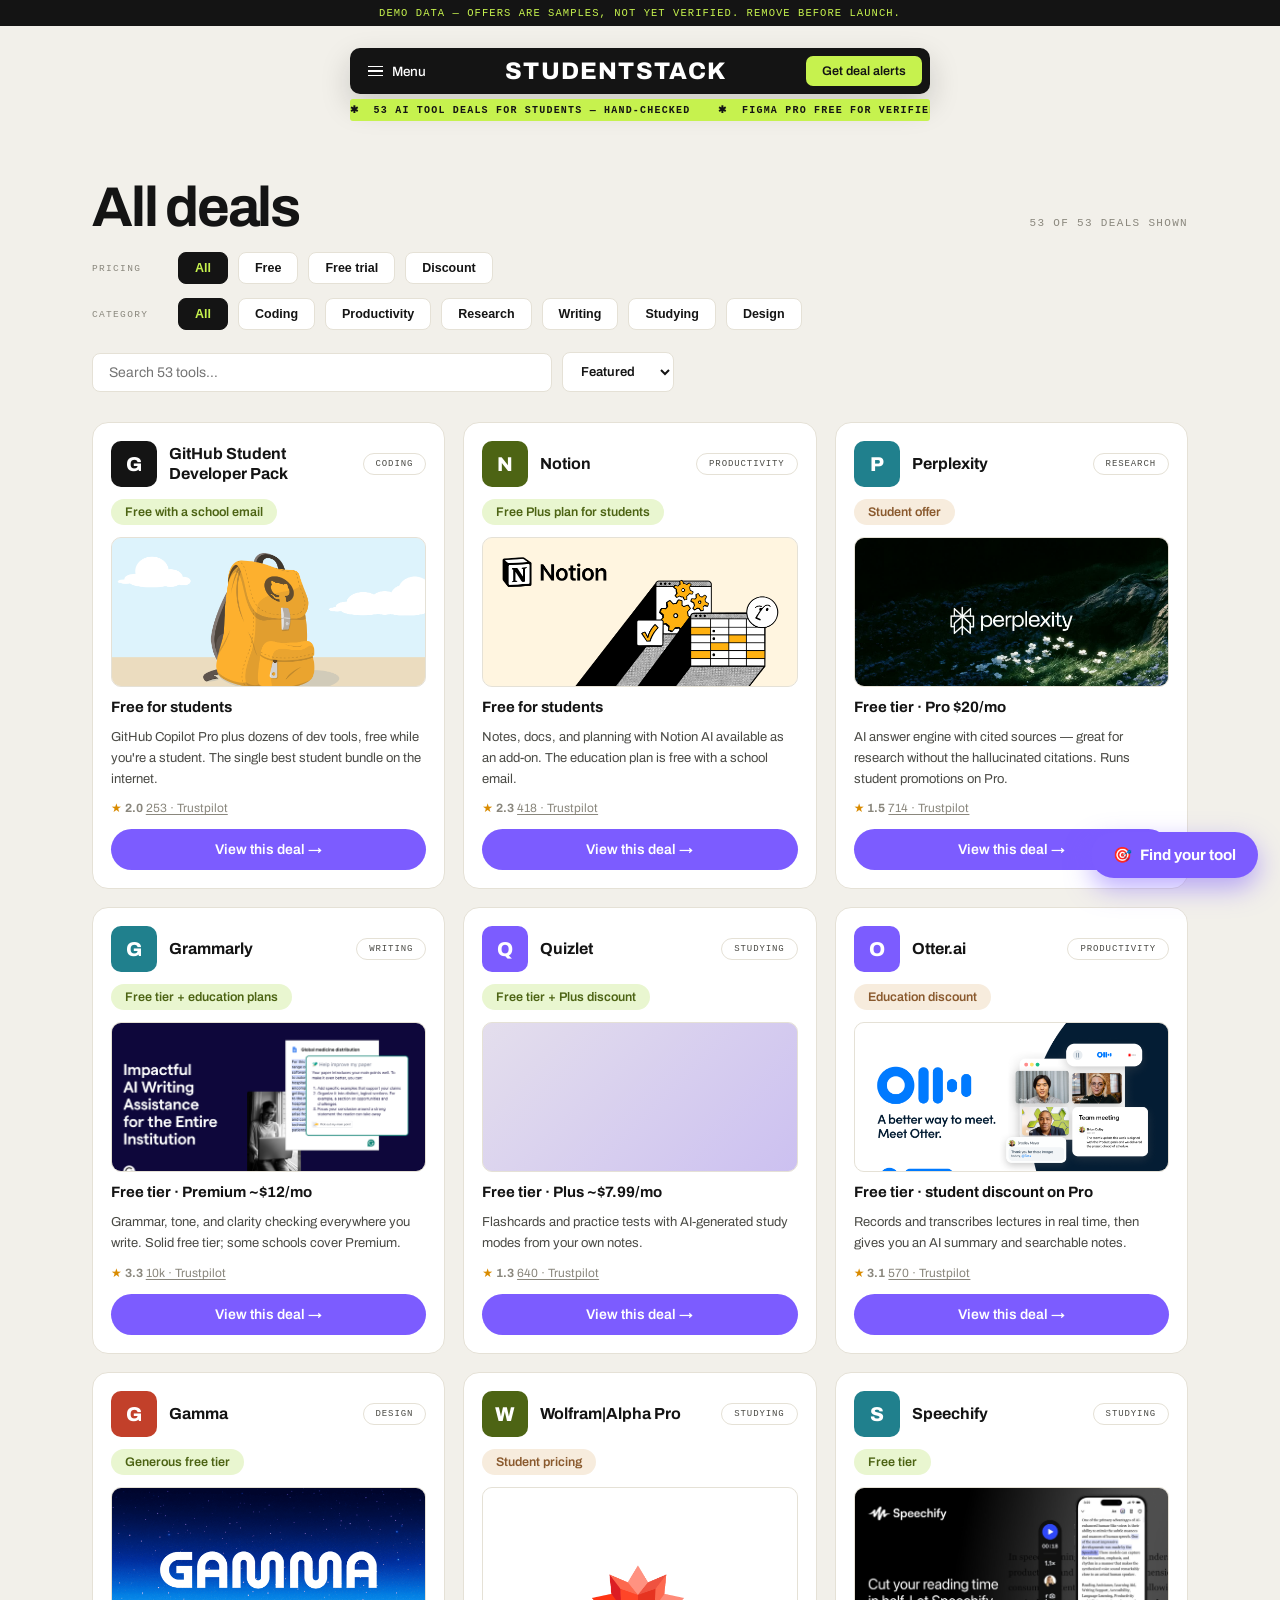
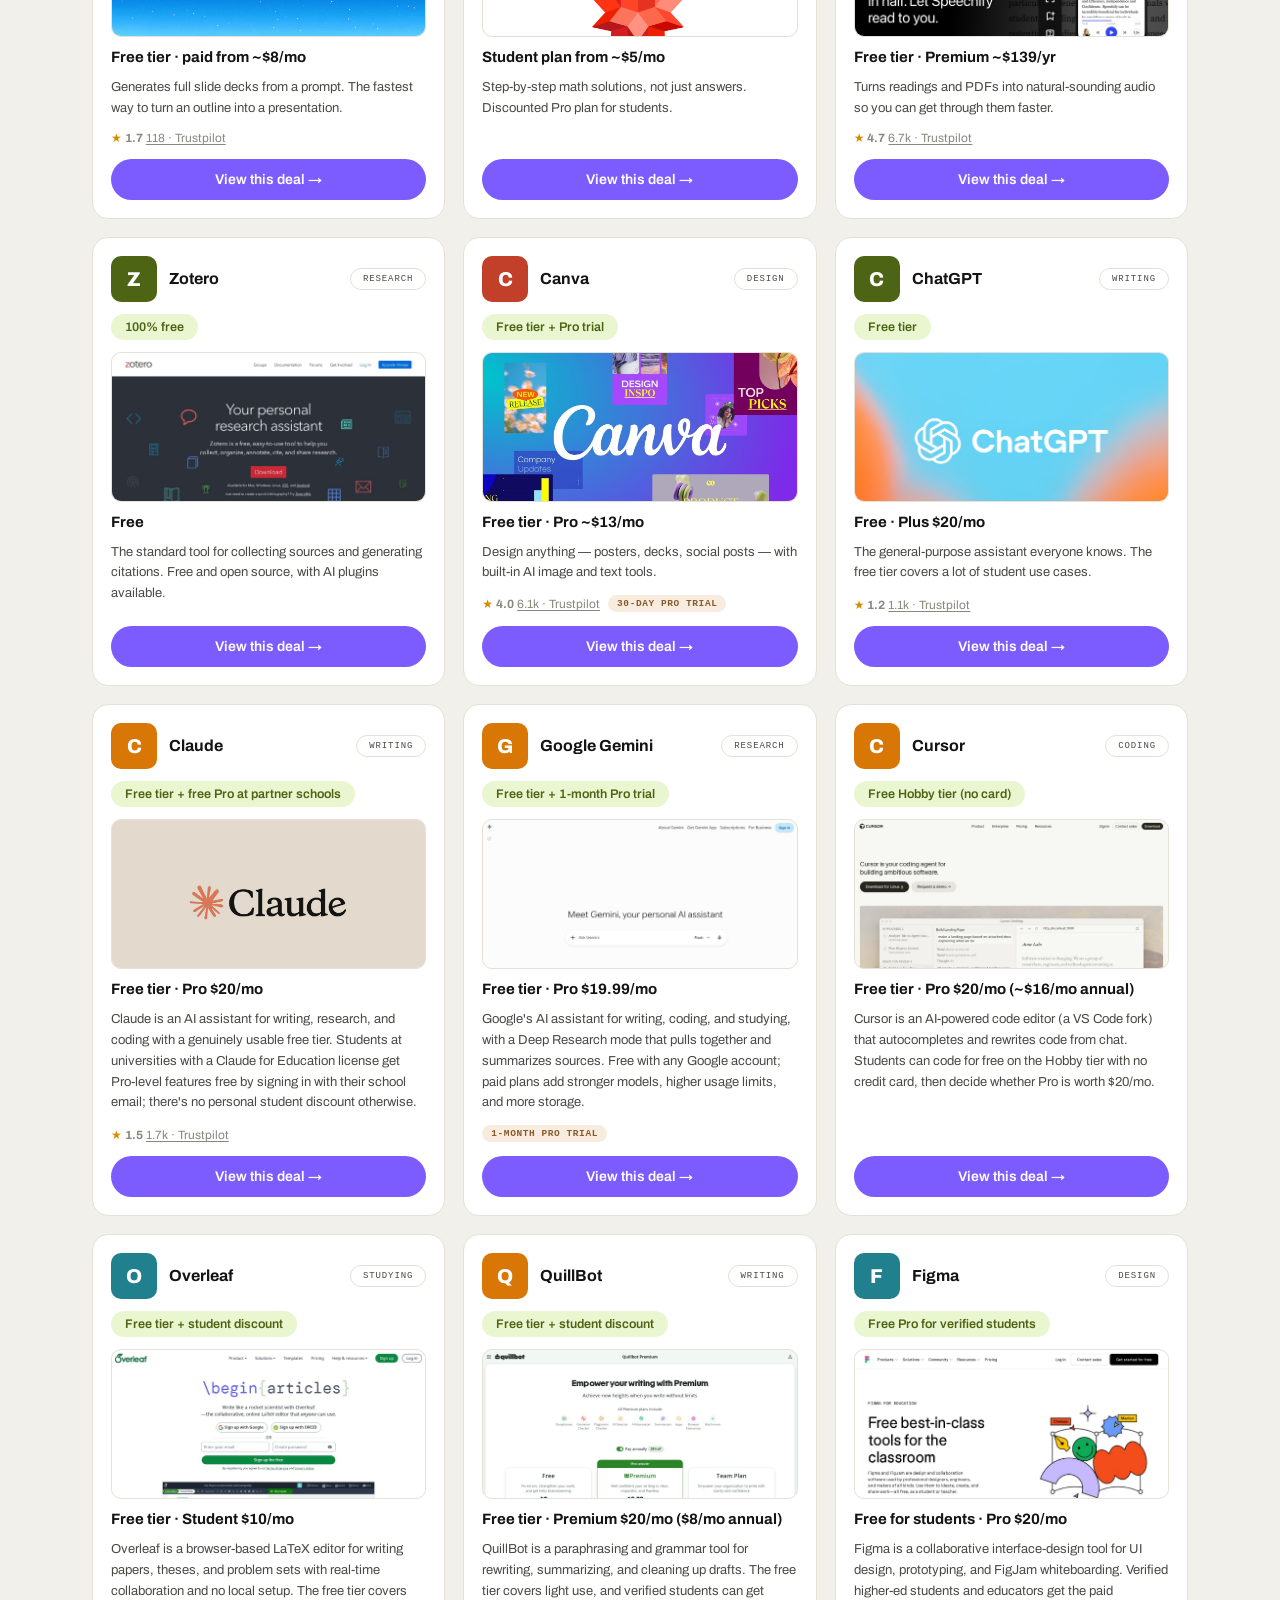
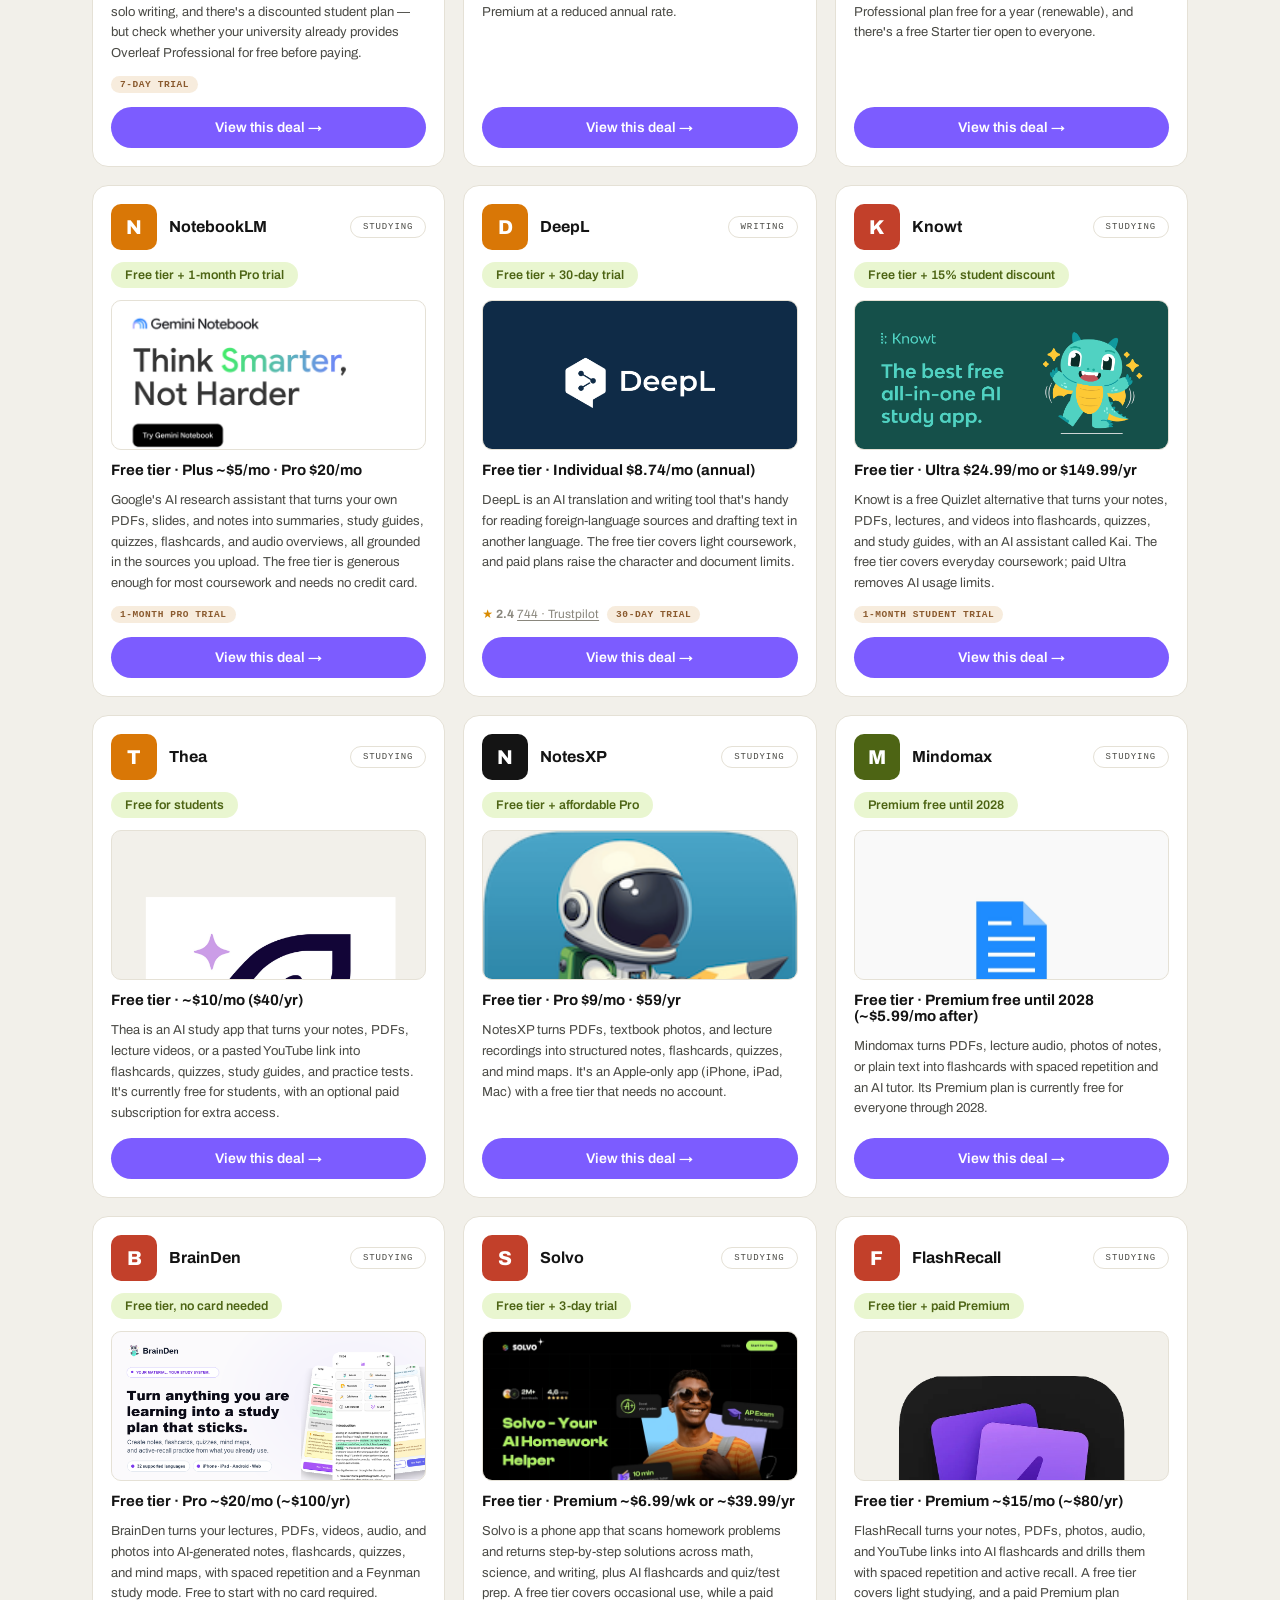
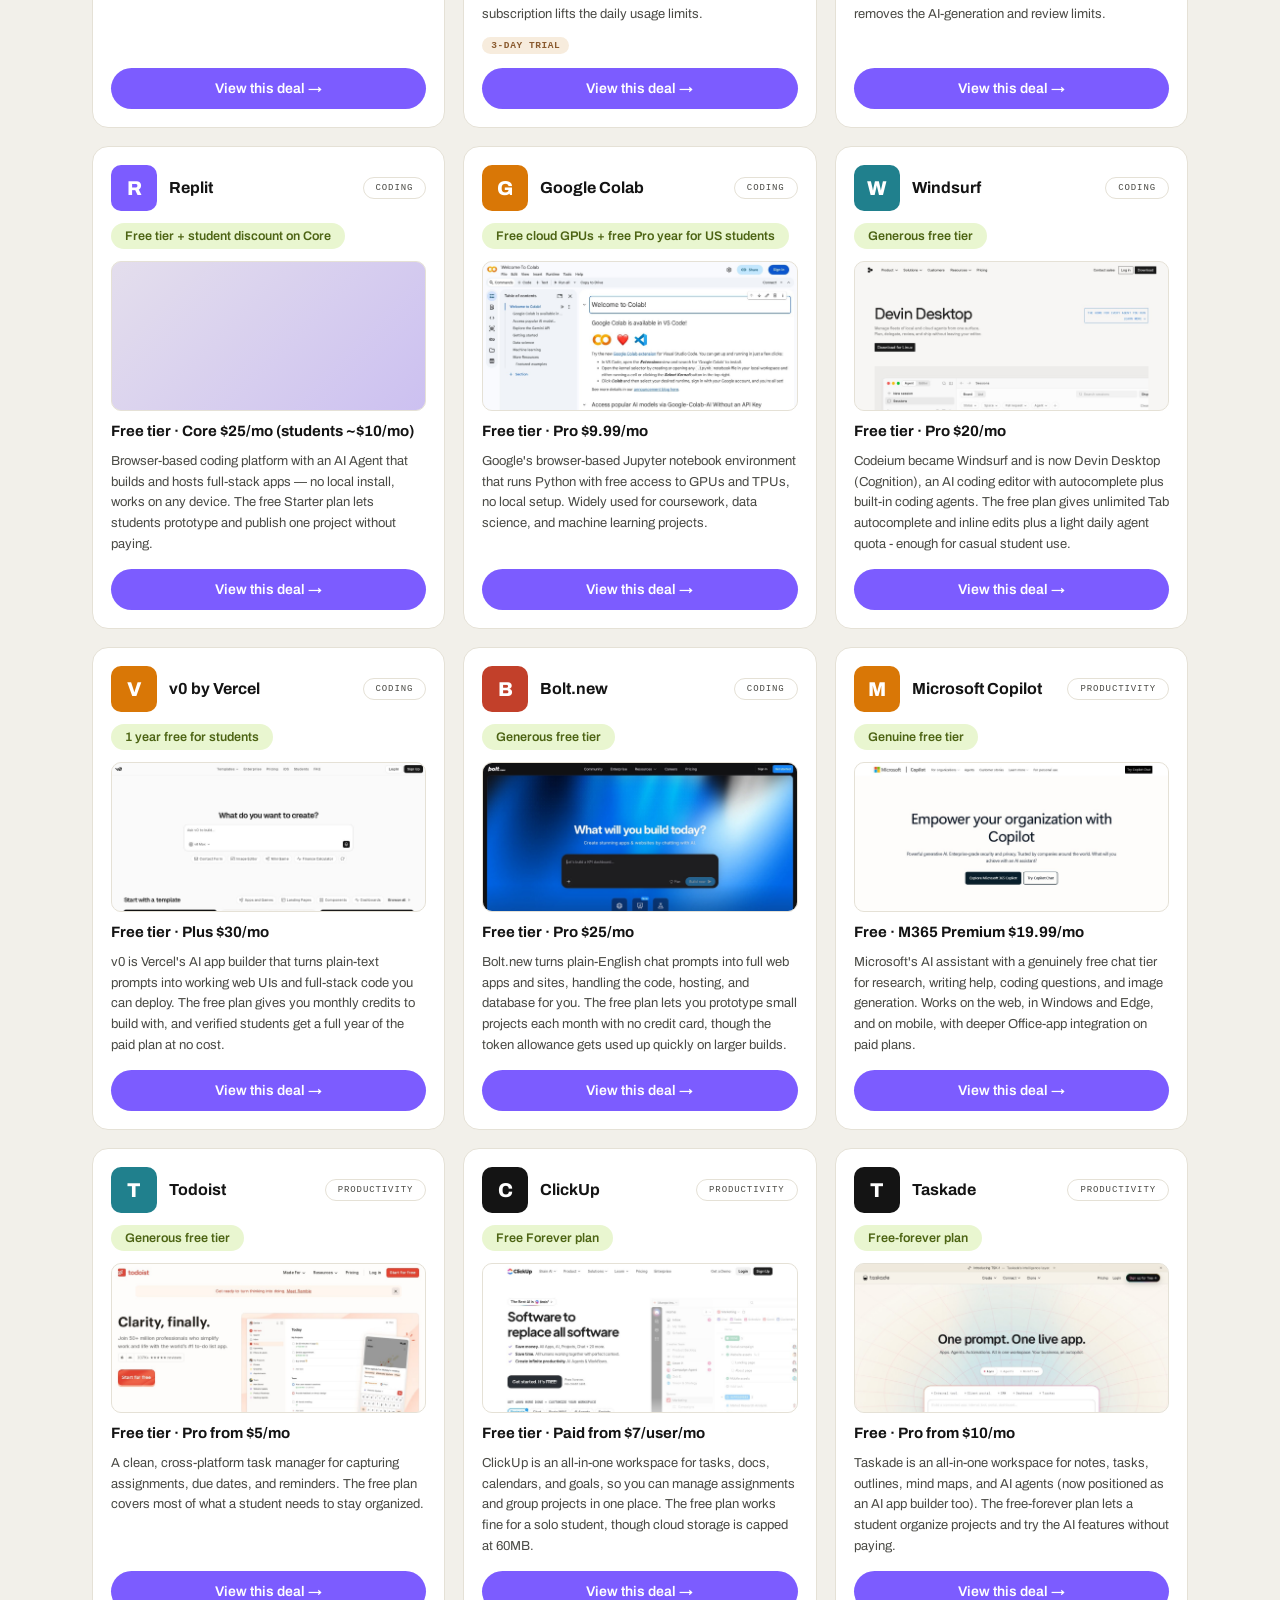
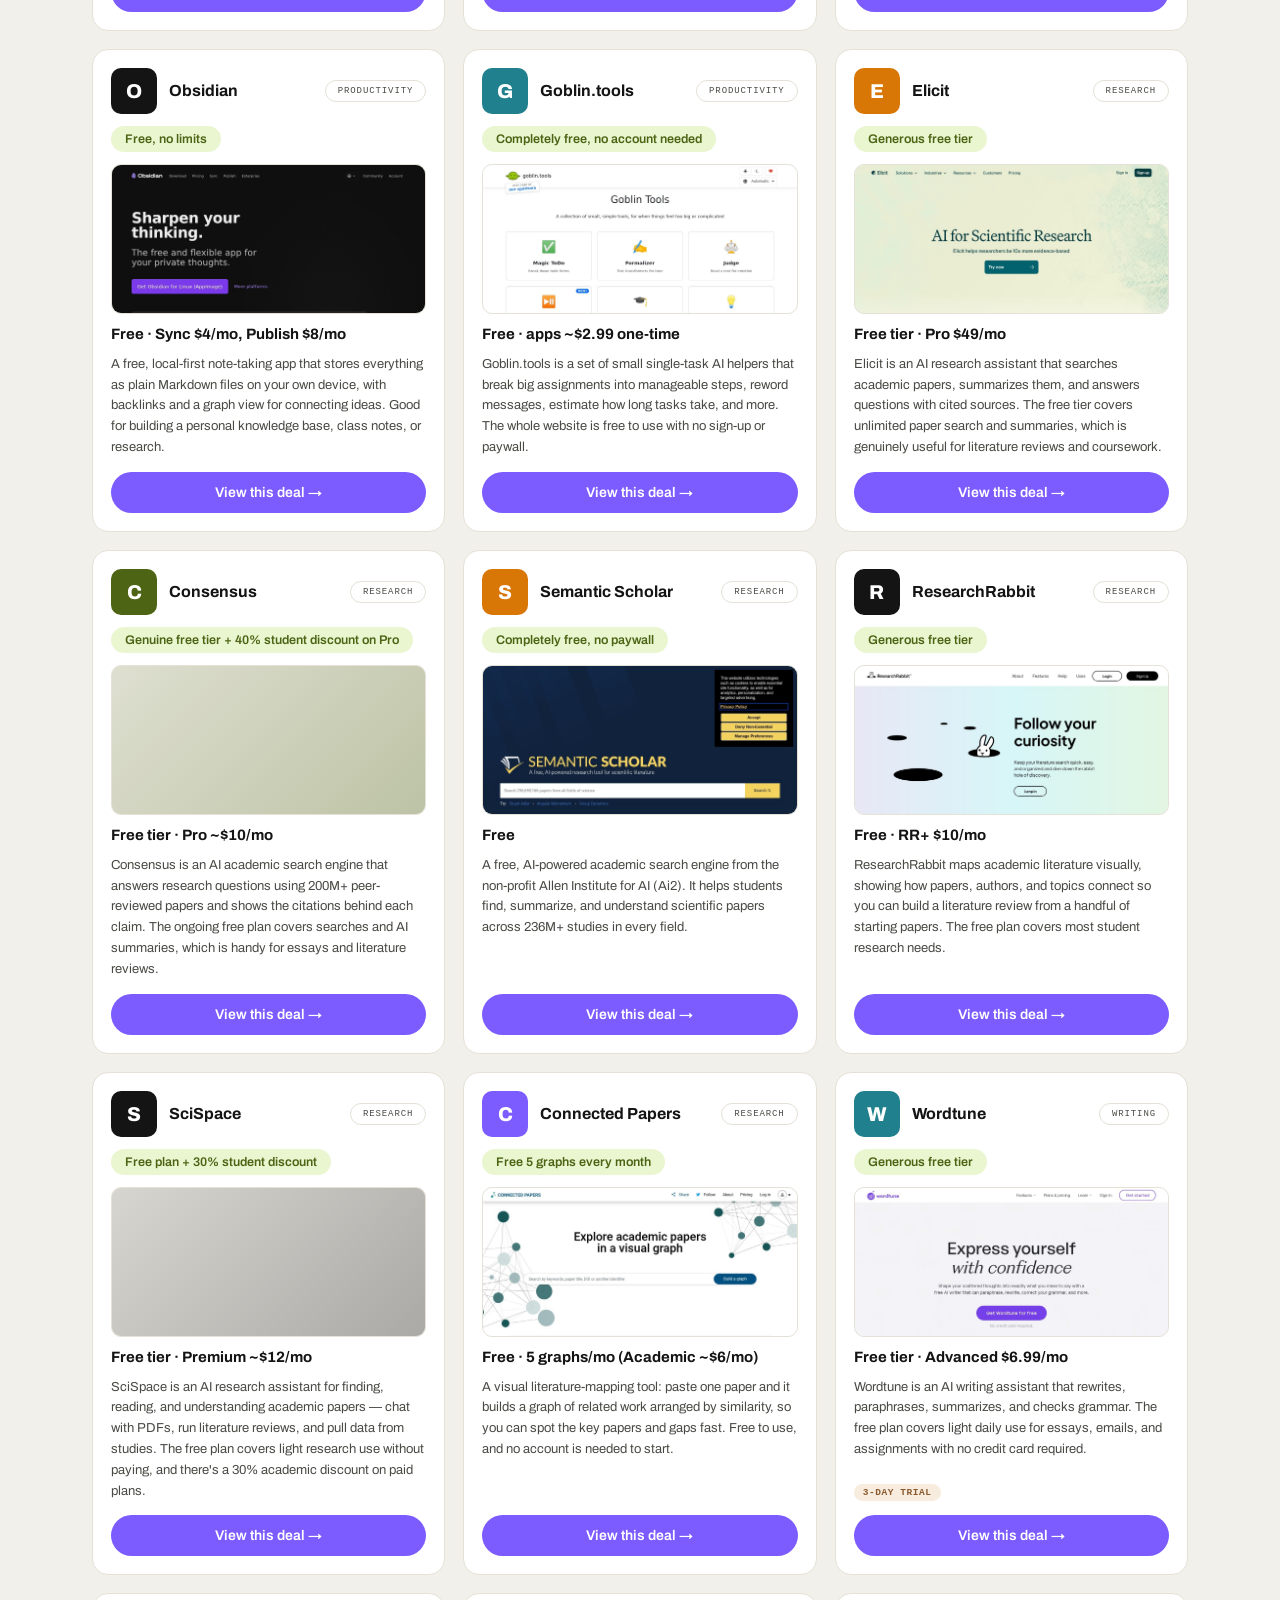
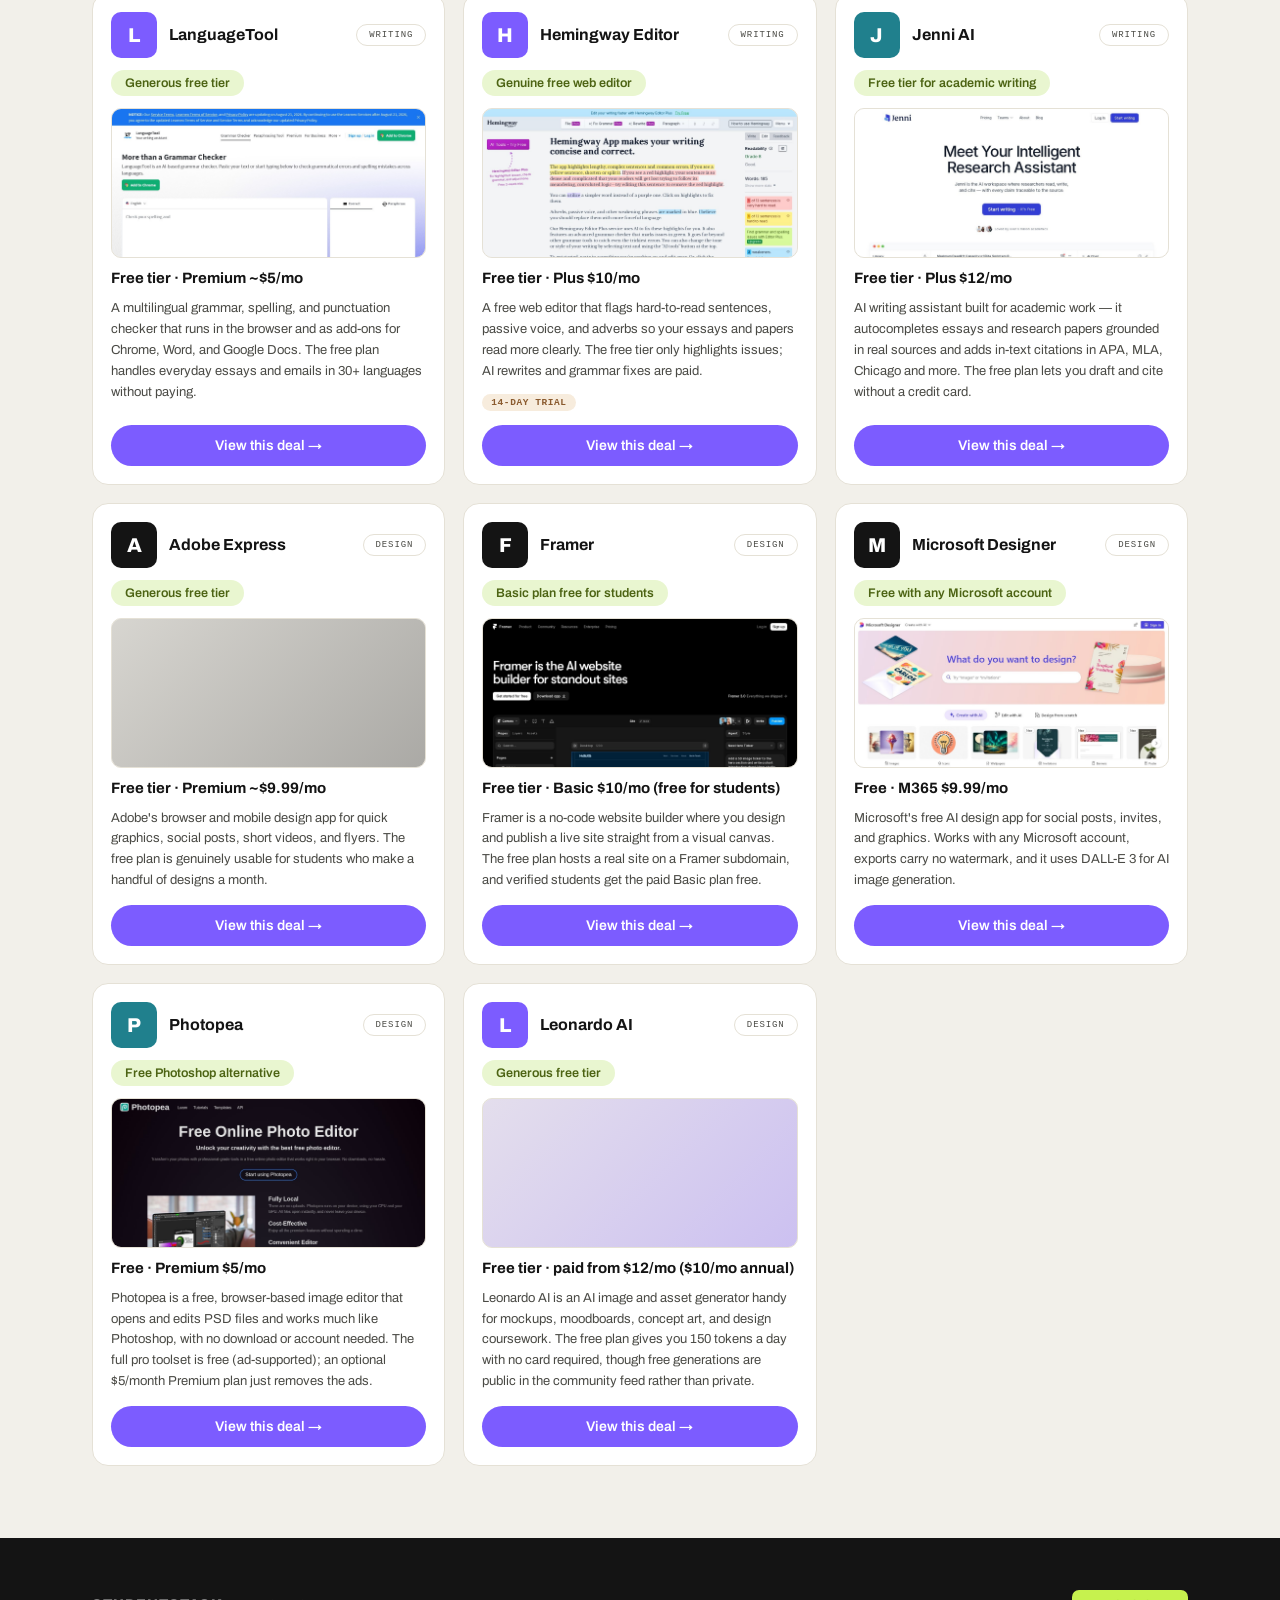
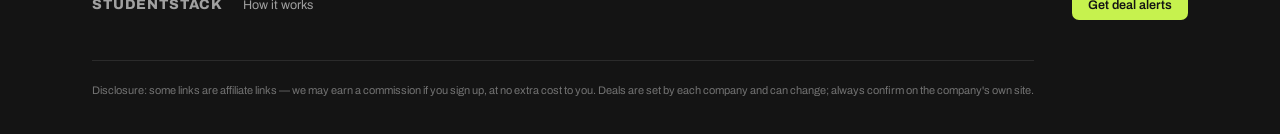
<file: browse.html>
<!DOCTYPE html>
<html lang="en">
<head>
  <meta charset="UTF-8" />
  <meta name="viewport" content="width=device-width, initial-scale=1.0" />
  <title>Browse deals — StudentStack</title>
  <meta name="description" content="Every AI tool deal for students in one place — filter by category, free deals, free trials, and student discounts." />
  <link rel="icon" href="favicon.svg" type="image/svg+xml" />
  <link rel="preconnect" href="https://www.google.com" />
  <link rel="preconnect" href="https://fonts.googleapis.com" />
  <link rel="preconnect" href="https://fonts.gstatic.com" crossorigin />
  <link href="https://fonts.googleapis.com/css2?family=Archivo:wght@400;500;600;700;800&display=swap" rel="stylesheet" />
  <meta name="theme-color" content="#141414" />
  <link rel="canonical" href="https://student-stack.com/browse.html" />
  <meta property="og:type" content="website" />
  <meta property="og:site_name" content="StudentStack" />
  <meta property="og:title" content="Browse AI tool deals for students — StudentStack" />
  <meta property="og:description" content="Filter every student AI tool deal by category, free tier, free trial, or student discount." />
  <meta property="og:url" content="https://student-stack.com/browse.html" />
  <meta property="og:image" content="https://student-stack.com/images/og-image.png" />
  <meta name="twitter:card" content="summary_large_image" />
  <meta name="twitter:image" content="https://student-stack.com/images/og-image.png" />
  <link rel="stylesheet" href="styles.css?v=25d" />
</head>
<body style="min-height:100vh;display:flex;flex-direction:column">

  <a class="skip-link" href="#browse-grid">Skip to deals</a>

  <div class="demo-banner">DEMO DATA — OFFERS ARE SAMPLES, NOT YET VERIFIED. REMOVE BEFORE LAUNCH.</div>

  <div class="topbar">
    <div class="nav-pill">
      <button class="nav-menu" aria-expanded="false" aria-controls="nav-drawer"><span class="bars"><i></i><i></i><i></i></span>Menu</button>
      <a class="nav-word" href="index.html">STUDENTSTACK</a>
      <div class="nav-actions">
        <a class="nav-btn solid" href="index.html#signup">Get deal alerts</a>
      </div>
    </div>
    <nav class="nav-drawer" id="nav-drawer" aria-label="Site menu">
      <a href="index.html">Home</a>
      <a href="browse.html">All deals</a>
      <a href="browse.html?pricing=free">Free stuff</a>
      <a href="browse.html?pricing=trial">Free trials</a>
      <a href="index.html#how">How it works</a>
    </nav>
    <div class="ticker" aria-hidden="true">
      <div class="ticker-track">
        <span>✱&nbsp;&nbsp;53 AI TOOL DEALS FOR STUDENTS — HAND-CHECKED</span>
        <span>✱&nbsp;&nbsp;FIGMA PRO FREE FOR VERIFIED STUDENTS</span>
        <span>✱&nbsp;&nbsp;53 AI TOOL DEALS FOR STUDENTS — HAND-CHECKED</span>
        <span>✱&nbsp;&nbsp;FIGMA PRO FREE FOR VERIFIED STUDENTS</span>
      </div>
    </div>
  </div>

  <main class="browse-wrap">
    <div class="browse-head">
      <h1>All deals</h1>
      <div class="browse-count" id="browse-count"></div>
    </div>
    <div class="filter-row">
      <span class="filter-key">PRICING</span>
      <div class="filters" id="pricing-filters" role="tablist" aria-label="Filter deals by pricing" style="display:contents"></div>
    </div>
    <div class="filter-row">
      <span class="filter-key">CATEGORY</span>
      <div class="filters" id="category-filters" role="tablist" aria-label="Filter deals by category" style="display:contents"></div>
    </div>
    <div class="browse-tools">
      <input type="search" id="browse-search" class="browse-search" placeholder="Search tools…" aria-label="Search tools" autocomplete="off" />
      <select id="browse-sort" class="browse-sort" aria-label="Sort deals">
        <option value="featured">Featured</option>
        <option value="rating">Top rated</option>
        <option value="name">Name A–Z</option>
      </select>
    </div>
    <div class="deals-grid browse-grid" id="browse-grid"></div>
    <div class="deals-empty" id="deals-empty" hidden>
      <h3>No deals match those filters</h3>
      <p>Try a different category, or check back — we add new deals weekly.</p>
      <button class="btn btn-ink" id="clear-filters" type="button">Clear filters</button>
    </div>
  </main>

  <footer class="site-footer footer-slim">
    <div class="container">
      <div class="fs-left">
        <a class="fw" href="index.html">STUDENTSTACK</a>
        <a href="index.html#how">How it works</a>
      </div>
      <a class="nav-btn solid" href="index.html#signup">Get deal alerts</a>
    </div>
    <div class="container">
      <p class="footer-fine">
        Disclosure: some links are affiliate links — we may earn a commission if you sign up, at no
        extra cost to you. Deals are set by each company and can change; always confirm on the
        company's own site.
      </p>
    </div>
  </footer>

  <script src="deals.js?v=25d"></script>
  <script src="enrich.js?v=25d"></script>
  <script src="shots-cache.js?v=25d"></script>
  <script src="app.js?v=25d"></script>
  <script src="advisor.js?v=25d"></script>
</body>
</html>
</file>
<file: styles.css>
/* ============================================================
   StudentStack — editorial redesign
   Design system: Archivo + system mono · cream / ink / lime / purple
   ============================================================ */

:root {
  --cream: #f2f0ea;
  --surface: #ffffff;
  --ink: #141414;
  --ink-2: #4a4a45;
  --ink-3: #8a877d;
  --line: #e5e1d6;
  --lime: #c6f24e;
  --lime-ink: #4d6414;
  --lime-soft: #e9f6d0;
  --purple: #7c5cff;
  --purple-hover: #6a4be6;
  --purple-soft: #ece6ff;
  --purple-ink: #5a3fd6;
  --amber-soft: #f7ecdd;
  --amber-ink: #8a5a2e;
  --mono: ui-monospace, Menlo, "SFMono-Regular", monospace;
  --shadow-card: 0 14px 32px rgba(20, 20, 20, 0.10);
  --shadow-pill: 0 12px 30px rgba(20, 20, 20, 0.18);
  --maxw: 1160px;
}

@keyframes ssm { from { transform: translateX(0); } to { transform: translateX(-50%); } }

* { margin: 0; padding: 0; box-sizing: border-box; }

body {
  background: var(--cream);
  font-family: "Archivo", system-ui, -apple-system, sans-serif;
  color: var(--ink);
  -webkit-font-smoothing: antialiased;
}

a { color: inherit; text-decoration: none; }
a:hover { color: var(--ink-2); }
img { max-width: 100%; display: block; }

.container { max-width: var(--maxw); margin: 0 auto; padding: 0 32px; width: 100%; }
.mono { font-family: var(--mono); }

/* ============ Demo banner ============ */
.demo-banner {
  background: var(--ink);
  color: var(--lime);
  text-align: center;
  font-family: var(--mono);
  font-size: 10.5px;
  letter-spacing: 0.1em;
  padding: 7px 16px;
}

/* ============ Nav pill + ticker ============ */
.topbar { display: flex; flex-direction: column; align-items: center; padding-top: 22px; position: relative; z-index: 20; }

.nav-pill {
  display: flex; align-items: center; justify-content: space-between;
  background: var(--ink); color: #fff;
  border-radius: 10px; padding: 8px 8px 8px 18px;
  width: 580px; max-width: calc(100vw - 48px);
  box-shadow: var(--shadow-pill);
}
.nav-menu { display: flex; align-items: center; gap: 9px; font-size: 13.5px; font-weight: 500; cursor: pointer; background: none; border: 0; color: #fff; font-family: inherit; }
.nav-menu .bars { display: flex; flex-direction: column; gap: 3px; }
.nav-menu .bars i { width: 15px; height: 1.5px; background: #fff; display: block; }
.nav-word { font-weight: 800; font-size: 24px; letter-spacing: 0.05em; color: #fff; }
.nav-word:hover { color: #fff; }
.nav-actions { display: flex; gap: 6px; }
.nav-btn { border-radius: 7px; padding: 8px 16px; font-size: 12.5px; font-weight: 500; cursor: pointer; }
.nav-btn.ghost { background: #3a3a3a; color: #fff; }
.nav-btn.solid { background: var(--lime); color: var(--ink); font-weight: 600; }
.nav-btn.solid:hover { color: var(--ink); filter: brightness(1.03); }

.ticker {
  background: var(--lime); width: 580px; max-width: calc(100vw - 48px);
  overflow: hidden; padding: 5px 0; margin-top: 5px; border-radius: 3px;
}
.ticker-track { display: flex; width: max-content; animation: ssm 14s linear infinite; font-family: var(--mono); font-size: 10px; letter-spacing: 0.12em; font-weight: 600; color: var(--ink); }
.ticker-track span { white-space: nowrap; padding-right: 28px; }

/* full-width nav dropdown (mobile menu) */
.nav-drawer { display: none; position: absolute; top: 74px; left: 50%; transform: translateX(-50%); width: 580px; max-width: calc(100vw - 48px); background: var(--ink); border-radius: 10px; padding: 10px; z-index: 30; box-shadow: var(--shadow-pill); }
.nav-drawer.open { display: flex; flex-direction: column; gap: 2px; }
.nav-drawer a { color: #fff; padding: 11px 14px; border-radius: 7px; font-size: 14px; font-weight: 500; }
.nav-drawer a:hover { background: #2b2b2b; color: #fff; }

/* ============ Hero ============ */
.hero { text-align: center; padding: 72px 24px 0; position: relative; }
.hero h1 { font-weight: 700; font-size: min(7.2vw, 102px); line-height: 1; letter-spacing: -0.045em; }
.hero h1 .star { color: var(--purple); font-weight: 400; }
.hero-sub { font-size: 17px; line-height: 2.05; color: var(--ink-2); max-width: 600px; margin: 30px auto 0; text-wrap: pretty; }
.hero-sub mark { background: var(--line); color: inherit; padding: 2px 9px; border-radius: 6px; }
.hero-actions { display: flex; gap: 10px; justify-content: center; margin-top: 32px; flex-wrap: wrap; }
.btn { border-radius: 8px; padding: 13px 26px; font-size: 14px; font-weight: 600; cursor: pointer; display: inline-block; border: 0; font-family: inherit; }
.btn-ink { background: var(--ink); color: #fff; }
.btn-ink:hover { color: #fff; filter: brightness(1.15); }
.btn-lime { background: var(--lime); color: var(--ink); }
.btn-lime:hover { color: var(--ink); filter: brightness(1.04); }

/* ============ Belt ============ */
.belt-wrap { margin-top: 46px; }
.belt-label { text-align: center; font-family: var(--mono); font-size: 13.5px; letter-spacing: 0.22em; font-weight: 700; color: var(--ink-2); }
.belt { max-width: 860px; margin: 16px auto 0; overflow: hidden; -webkit-mask-image: linear-gradient(90deg, transparent, #000 12%, #000 88%, transparent); mask-image: linear-gradient(90deg, transparent, #000 12%, #000 88%, transparent); }
.belt-track { display: flex; gap: 44px; width: max-content; animation: ssm 26s linear infinite; font-family: var(--mono); font-size: 14.5px; letter-spacing: 0.16em; font-weight: 600; color: #3c3a33; align-items: center; }
.belt-track span { white-space: nowrap; }

/* ============ Card fan (hero) ============ */
.fan-outer { display: flex; justify-content: center; margin-top: 40px; }
.fan-scale { display: flex; align-items: center; gap: 28px; transform-origin: top center; padding-top: 80px; }
.fan-arrow { width: 42px; height: 42px; border-radius: 50%; background: var(--ink); color: #fff; display: grid; place-items: center; font-size: 18px; cursor: pointer; flex: none; box-shadow: 0 8px 20px rgba(20,20,20,.25); user-select: none; position: relative; z-index: 30; border: 0; }
.fan-arrow:hover { transform: scale(1.08); color: #fff; }
.fan-deck { display: flex; align-items: flex-start; justify-content: center; }
.fan-card { display: flex; flex-direction: column; width: 218px; height: 290px; border-radius: 12px; padding: 20px; box-sizing: border-box; box-shadow: 0 20px 40px rgba(20,20,20,.22); transform-origin: bottom center; transition: transform .25s cubic-bezier(.3,1.3,.5,1), box-shadow .25s; position: relative; text-decoration: none; cursor: pointer; will-change: transform; }
.fan-card .fc-label { font-family: var(--mono); font-size: 9.5px; letter-spacing: .12em; }
.fan-card .fc-name { font-weight: 800; font-size: 25px; letter-spacing: -.03em; margin-top: 10px; line-height: 1.08; }
.fan-card .fc-desc { font-size: 12.5px; line-height: 1.55; margin-top: 10px; }
.fan-card .fc-art { flex: 1; display: flex; align-items: center; justify-content: center; margin-top: 8px; min-height: 0; pointer-events: none; }
.fan-card .fc-chip { display: inline-block; align-self: flex-start; border-radius: 6px; padding: 6px 12px; font-size: 11px; font-weight: 600; margin-top: 14px; }

/* ============ Sections ============ */
.section-white { background: var(--surface); padding: 72px 0 64px; }
.section-head { display: flex; justify-content: space-between; align-items: baseline; gap: 12px; flex-wrap: wrap; }
.section-head h2 { font-weight: 700; font-size: 34px; letter-spacing: -0.03em; }
.section-link { font-family: var(--mono); font-size: 11px; letter-spacing: 0.12em; font-weight: 600; color: var(--purple); }
.section-link:hover { color: var(--purple-hover); }

/* category chips */
.cat-chips { display: flex; gap: 10px; margin-top: 20px; flex-wrap: wrap; }
.cat-chips a { background: var(--cream); border: 1px solid var(--line); border-radius: 8px; padding: 10px 20px; font-size: 13.5px; font-weight: 500; white-space: nowrap; }
.cat-chips a:hover { border-color: var(--ink); color: var(--ink); }

/* ============ Deal cards (grid) ============ */
.deals-grid { display: grid; grid-template-columns: repeat(3, 1fr); gap: 18px; margin-top: 26px; }
@media (max-width: 900px) { .deals-grid { grid-template-columns: repeat(2, 1fr); } }
@media (max-width: 600px) { .deals-grid { grid-template-columns: 1fr; } }

.deal-card {
  background: var(--surface); border: 1px solid var(--line); border-radius: 16px;
  padding: 18px; display: flex; flex-direction: column; gap: 12px;
  transition: box-shadow .18s ease, transform .18s ease;
  min-width: 0;
}
.deal-card:hover { box-shadow: var(--shadow-card); transform: translateY(-2px); }
.dc-head { display: flex; align-items: center; gap: 12px; }
.dc-logo { width: 46px; height: 46px; flex: none; border-radius: 10px; object-fit: contain; background: var(--cream); border: 1px solid var(--line); padding: 5px; }
.dc-logo-mono { display: grid; place-items: center; color: #fff; font-weight: 800; font-size: 20px; border: 0; padding: 0; }
.dc-name { font-weight: 700; font-size: 16px; line-height: 1.25; flex: 1; }
.dc-cat { border: 1px solid var(--line); border-radius: 99px; padding: 5px 12px; font-family: var(--mono); font-size: 9px; letter-spacing: 0.1em; color: var(--ink-2); white-space: nowrap; }
.dc-pill { align-self: flex-start; border-radius: 99px; padding: 6px 14px; font-size: 12.5px; font-weight: 600; }
.dc-pill.free { background: var(--lime-soft); color: var(--lime-ink); }
.dc-pill.trial { background: var(--purple-soft); color: var(--purple-ink); }
.dc-pill.discount { background: var(--amber-soft); color: var(--amber-ink); }
.dc-visual { width: 100%; height: 150px; border-radius: 10px; overflow: hidden; border: 1px solid var(--line); background: var(--cream); }
.dc-visual img { width: 100%; height: 100%; object-fit: cover; object-position: top; }
.dc-tile { width: 100%; height: 100%; display: flex; align-items: center; justify-content: center; }
.dc-tile img { width: 48px; height: 48px; border: 0; padding: 0; background: none; }
.dc-offer { font-weight: 700; font-size: 15px; }
.dc-desc { font-size: 13px; line-height: 1.6; color: var(--ink-2); flex: 1; }
.dc-meta { font-size: 12px; color: var(--ink-3); display: flex; align-items: center; gap: 8px; flex-wrap: wrap; }
.dc-meta .star { color: #d98b00; }
.dc-meta a { text-decoration: underline; text-underline-offset: 2px; }
.dc-trial { font-family: var(--mono); font-size: 9.5px; letter-spacing: .06em; background: var(--amber-soft); color: var(--amber-ink); border-radius: 99px; padding: 3px 9px; font-weight: 600; }
.dc-cta { background: var(--purple); color: #fff; border-radius: 99px; padding: 13px 0; text-align: center; font-size: 14px; font-weight: 600; cursor: pointer; margin-top: 2px; }
.dc-cta:hover { background: var(--purple-hover); color: #fff; }

/* ============ Browse page ============ */
.browse-wrap { max-width: var(--maxw); margin: 0 auto; padding: 56px 32px 72px; width: 100%; flex: 1; }
.browse-head { display: flex; justify-content: space-between; align-items: baseline; flex-wrap: wrap; gap: 12px; }
.browse-head h1 { font-weight: 700; font-size: 56px; letter-spacing: -0.04em; }
.browse-count { font-family: var(--mono); font-size: 11px; letter-spacing: 0.12em; color: var(--ink-3); }
.filter-row { display: flex; align-items: center; gap: 10px; margin-top: 14px; flex-wrap: wrap; }
.filter-row:first-of-type { margin-top: 28px; }
.filter-key { font-family: var(--mono); font-size: 9.5px; letter-spacing: 0.14em; color: var(--ink-3); width: 76px; }
.filter-pill { padding: 8px 16px; border-radius: 8px; font-size: 12.5px; font-weight: 600; cursor: pointer; user-select: none; background: var(--surface); color: var(--ink); border: 1px solid var(--line); transition: background .15s, color .15s; }
.filter-pill:hover { border-color: var(--ink); }
.filter-pill.active { background: var(--ink); color: var(--lime); border-color: var(--ink); }
.browse-tools { display: flex; align-items: center; gap: 10px; margin-top: 22px; flex-wrap: wrap; }
.browse-search { flex: 1 1 320px; max-width: 460px; padding: 11px 16px; border-radius: 8px; border: 1px solid var(--line); background: var(--surface); font-size: 14px; font-family: inherit; color: var(--ink); }
.browse-search:focus { outline: 2px solid var(--purple); border-color: transparent; }
.browse-sort { padding: 11px 14px; border-radius: 8px; border: 1px solid var(--line); background: var(--surface); font-size: 13px; font-weight: 600; font-family: inherit; cursor: pointer; color: var(--ink); }
.browse-grid { margin-top: 30px; }
.deals-empty { text-align: center; padding: 72px 0; color: var(--ink-3); }
.deals-empty h3 { font-weight: 700; font-size: 20px; color: var(--ink); }
.deals-empty p { font-size: 13.5px; margin-top: 8px; }
.deals-empty .btn { margin-top: 18px; }

/* ============ How it works ============ */
.how { background: var(--ink); color: #fff; padding: 64px 0; }
.how .section-head h2 { font-size: 28px; letter-spacing: -0.02em; }
.how .section-link { color: var(--lime); }
.how-grid { display: grid; grid-template-columns: repeat(3, 1fr); gap: 28px; margin-top: 32px; }
@media (max-width: 720px) { .how-grid { grid-template-columns: 1fr; } }
.how-step .num { font-family: var(--mono); font-size: 10.5px; letter-spacing: 0.14em; color: var(--lime); }
.how-step p { font-size: 13.5px; line-height: 1.65; color: rgba(255,255,255,.6); margin-top: 10px; }

/* ============ Signup ============ */
.signup { background: var(--lime); padding: 48px 0; }
.signup .container { display: flex; justify-content: space-between; align-items: center; gap: 24px; flex-wrap: wrap; }
.signup h2 { font-weight: 700; font-size: 26px; letter-spacing: -0.02em; color: var(--ink); }
.signup p { font-size: 13.5px; color: rgba(20,20,20,.65); margin-top: 6px; }
.signup-form { display: flex; gap: 6px; }
.signup-form input { background: #fff; border: 0; border-radius: 8px; padding: 12px 18px; font-size: 13px; font-family: inherit; width: 240px; color: var(--ink); }
.signup-form button { background: var(--ink); color: #fff; border: 0; border-radius: 8px; padding: 12px 22px; font-size: 13px; font-weight: 600; cursor: pointer; font-family: inherit; }
.signup-status { flex-basis: 100%; font-size: 13px; font-weight: 600; color: var(--ink); margin-top: 4px; }

/* ============ Footer ============ */
.site-footer { background: var(--ink); color: #fff; padding: 52px 0 36px; }
.footer-grid { display: grid; grid-template-columns: 1.4fr 1fr 1fr; gap: 40px; }
@media (max-width: 720px) { .footer-grid { grid-template-columns: 1fr 1fr; gap: 28px; } }
.footer-brand .fw { font-weight: 800; font-size: 15px; letter-spacing: 0.06em; }
.footer-brand p { font-size: 13px; line-height: 1.7; color: rgba(255,255,255,.55); margin-top: 12px; max-width: 300px; }
.footer-col h4 { font-family: var(--mono); font-size: 10px; letter-spacing: 0.14em; color: var(--lime); font-weight: 600; }
.footer-col nav { display: flex; flex-direction: column; gap: 9px; margin-top: 14px; font-size: 13px; }
.footer-col nav a { color: rgba(255,255,255,.75); }
.footer-col nav a:hover { color: #fff; }
.footer-fine { border-top: 1px solid #2b2b2b; margin-top: 40px; padding-top: 20px; font-size: 11px; line-height: 1.7; color: rgba(255,255,255,.4); }

/* browse page has a slim footer */
.footer-slim .container { display: flex; justify-content: space-between; align-items: center; gap: 24px; flex-wrap: wrap; }
.footer-slim .fs-left { display: flex; align-items: center; gap: 20px; }
.footer-slim .fs-left .fw { font-weight: 800; font-size: 14px; letter-spacing: 0.06em; }
.footer-slim .fs-left a { font-size: 12.5px; color: rgba(255,255,255,.6); }

/* ============ Deal detail ============ */
.detail-main { max-width: 1000px; margin: 0 auto; padding: 40px 32px 72px; width: 100%; }
.breadcrumb { font-family: var(--mono); font-size: 11px; letter-spacing: 0.08em; color: var(--ink-3); margin-bottom: 26px; }
.breadcrumb a:hover { color: var(--purple); }
.breadcrumb .here { color: var(--ink); }
.detail-grid { display: grid; grid-template-columns: 1fr 360px; gap: 36px; align-items: start; }
@media (max-width: 860px) { .detail-grid { grid-template-columns: 1fr; } }
.detail-body h1 { font-weight: 700; font-size: clamp(2rem, 4vw, 3rem); letter-spacing: -0.03em; }
.detail-tagline { font-size: 1.05rem; line-height: 1.6; color: var(--ink-2); margin: 14px 0 20px; }
.best-for { font-size: 0.95rem; color: var(--ink-2); margin: -6px 0 22px; }
.best-for strong { color: var(--ink); }
.detail-visual { border-radius: 16px; overflow: hidden; border: 1px solid var(--line); background: var(--surface); aspect-ratio: 16/10; }
.detail-visual img { width: 100%; height: 100%; object-fit: cover; object-position: top; }
.detail-visual .dc-tile { background: var(--cream); }
.detail-visual .dc-tile img { width: 96px; height: 96px; }
.thumb-strip { display: flex; flex-wrap: wrap; gap: 10px; margin-top: 12px; }
.thumb { border: 2px solid var(--line); border-radius: 8px; padding: 0; overflow: hidden; width: 88px; height: 56px; cursor: pointer; background: var(--surface); }
.thumb.active { border-color: var(--purple); }
.thumb img { width: 100%; height: 100%; object-fit: cover; }
.detail-section-title { font-weight: 700; font-size: 1.3rem; letter-spacing: -0.02em; margin: 30px 0 14px; }
.detail-points { list-style: none; display: flex; flex-direction: column; gap: 11px; }
.detail-points li { position: relative; padding-left: 26px; color: var(--ink-2); line-height: 1.5; }
.detail-points li::before { content: "✳"; position: absolute; left: 0; color: var(--purple); font-weight: 700; }
.use-cases li::before { content: "→"; color: var(--lime-ink); }

.impact-note { margin-top: 28px; padding: 18px 20px; border-left: 4px solid var(--purple); background: var(--purple-soft); border-radius: 0 12px 12px 0; }
.impact-title { font-weight: 800; font-size: 0.95rem; margin-bottom: 6px; }
.impact-text { color: var(--ink-2); font-size: 0.92rem; margin-bottom: 8px; }
.impact-source { font-size: 0.85rem; font-weight: 600; color: var(--purple-ink); }

.price-card { background: var(--surface); border: 1px solid var(--line); border-radius: 16px; padding: 24px; display: flex; flex-direction: column; gap: 16px; position: sticky; top: 24px; }
.price-card .pc-id { display: flex; align-items: center; gap: 12px; }
.price-card .pc-id .dc-logo { width: 42px; height: 42px; }
.price-card .pc-id h2 { font-weight: 700; font-size: 1.1rem; }
.price-big { font-weight: 800; font-size: 1.4rem; letter-spacing: -0.01em; }
.price-badges { display: flex; gap: 8px; flex-wrap: wrap; align-items: center; }
.price-points { list-style: none; display: flex; flex-direction: column; gap: 10px; }
.price-points li { font-size: 0.9rem; color: var(--ink-2); padding-left: 22px; position: relative; }
.price-points li::before { content: "✓"; position: absolute; left: 0; color: var(--lime-ink); font-weight: 800; }
.price-cta { background: var(--purple); color: #fff; border-radius: 99px; padding: 14px 0; text-align: center; font-weight: 700; font-size: 0.95rem; }
.price-cta:hover { background: var(--purple-hover); color: #fff; }
.price-fine { font-size: 0.78rem; color: var(--ink-3); }
.detail-rating { display: flex; align-items: center; gap: 6px; font-size: 0.88rem; color: var(--ink-2); }
.detail-rating .star { color: #d98b00; }
.detail-rating strong { color: var(--ink); }
.detail-rating a { text-decoration: underline; text-underline-offset: 2px; }
.detail-missing { text-align: center; padding: 80px 0; }
.detail-missing p { color: var(--ink-2); margin: 12px 0 24px; }

/* ============ Tool Finder (advisor) ============ */
.advisor-fab {
  position: fixed; right: 22px; bottom: 22px; z-index: 60;
  display: inline-flex; align-items: center; gap: 8px;
  padding: 14px 22px; border: 0; border-radius: 999px;
  background: var(--purple); color: #fff; font-family: inherit;
  font-weight: 700; font-size: 0.95rem; cursor: pointer;
  box-shadow: 0 10px 26px rgba(124, 92, 255, 0.5);
  animation: fab-pulse 2.4s ease-in-out infinite;
}
.advisor-fab:hover { color: #fff; transform: translateY(-2px) scale(1.03); animation-play-state: paused; }
.advisor-fab.hidden { display: none; }
@keyframes fab-pulse {
  0%, 100% { box-shadow: 0 10px 26px rgba(124, 92, 255, 0.45); transform: scale(1); }
  50% { box-shadow: 0 12px 34px rgba(124, 92, 255, 0.85), 0 0 0 10px rgba(124, 92, 255, 0.16); transform: scale(1.05); }
}
@media (prefers-reduced-motion: reduce) { .advisor-fab, .ticker-track, .belt-track { animation: none; } }

.advisor-panel { position: fixed; right: 22px; bottom: 22px; z-index: 61; width: 380px; max-width: calc(100vw - 24px); height: 560px; max-height: calc(100vh - 44px); background: var(--surface); border: 1px solid var(--line); border-radius: 18px; box-shadow: 0 24px 60px rgba(20,20,20,.28); display: flex; flex-direction: column; overflow: hidden; }
.advisor-panel[hidden] { display: none; }
.advisor-head { background: var(--ink); color: #fff; padding: 16px 18px; display: flex; align-items: flex-start; justify-content: space-between; }
.advisor-head strong { font-weight: 700; font-size: 15px; display: block; }
.advisor-head span { font-size: 11.5px; color: rgba(255,255,255,.6); font-family: var(--mono); letter-spacing: .04em; margin-top: 3px; display: block; }
.advisor-close { background: none; border: 0; color: #fff; font-size: 20px; cursor: pointer; line-height: 1; }
.advisor-log { flex: 1; overflow-y: auto; padding: 16px; display: flex; flex-direction: column; gap: 12px; }
.advisor-msg { font-size: 13.5px; line-height: 1.55; }
.advisor-msg.bot { color: var(--ink-2); }
.advisor-msg.user { align-self: flex-end; background: var(--ink); color: #fff; padding: 8px 14px; border-radius: 14px 14px 4px 14px; max-width: 80%; }
.advisor-results { display: flex; flex-direction: column; gap: 10px; }
.advisor-result { border: 1px solid var(--line); border-radius: 14px; padding: 14px; display: flex; flex-direction: column; gap: 6px; transition: box-shadow .15s ease, transform .15s ease; }
.advisor-result:hover { box-shadow: var(--shadow-card); transform: translateY(-1px); color: inherit; }
.advisor-result .ar-name { font-weight: 700; font-size: 14px; }
.advisor-result .ar-price { font-family: var(--mono); font-size: 10.5px; letter-spacing: .04em; color: var(--ink-3); }
.advisor-result .ar-why { font-size: 12.5px; color: var(--ink-2); line-height: 1.5; }
.advisor-result .ar-cta { background: var(--purple); color: #fff; border-radius: 99px; padding: 9px 0; text-align: center; font-size: 12.5px; font-weight: 600; margin-top: 4px; }
.advisor-result:hover .ar-cta { background: var(--purple-hover); }
.advisor-chips { display: flex; flex-wrap: wrap; gap: 7px; padding: 0 16px 12px; }
.advisor-chips[hidden] { display: none; }
.advisor-chip { background: var(--cream); border: 1px solid var(--line); border-radius: 99px; padding: 7px 13px; font-size: 12px; font-family: inherit; cursor: pointer; color: var(--ink); }
.advisor-chip:hover { border-color: var(--purple); color: var(--purple); }
.advisor-input { border-top: 1px solid var(--line); padding: 12px; display: flex; gap: 8px; }
.advisor-input input { flex: 1; border: 1px solid var(--line); border-radius: 99px; padding: 10px 16px; font-size: 13px; font-family: inherit; color: var(--ink); }
.advisor-input input:focus { outline: 2px solid var(--purple); border-color: transparent; }
.advisor-input button { background: var(--ink); color: #fff; border: 0; border-radius: 99px; padding: 0 18px; font-weight: 600; cursor: pointer; font-family: inherit; font-size: 15px; }

/* ============ skip link + a11y ============ */
.skip-link { position: absolute; left: -9999px; top: 0; background: var(--ink); color: #fff; padding: 10px 16px; border-radius: 8px; z-index: 100; }
.skip-link:focus { left: 12px; top: 12px; color: #fff; }
:focus-visible { outline: 2px solid var(--purple); outline-offset: 2px; }

@media (max-width: 640px) {
  .container, .browse-wrap, .detail-main { padding-left: 20px; padding-right: 20px; }
  .hero { padding-top: 48px; }
  .browse-head h1 { font-size: 40px; }
  .signup .container { flex-direction: column; align-items: flex-start; }
  .advisor-fab { right: 14px; bottom: 14px; }
}
</file>
